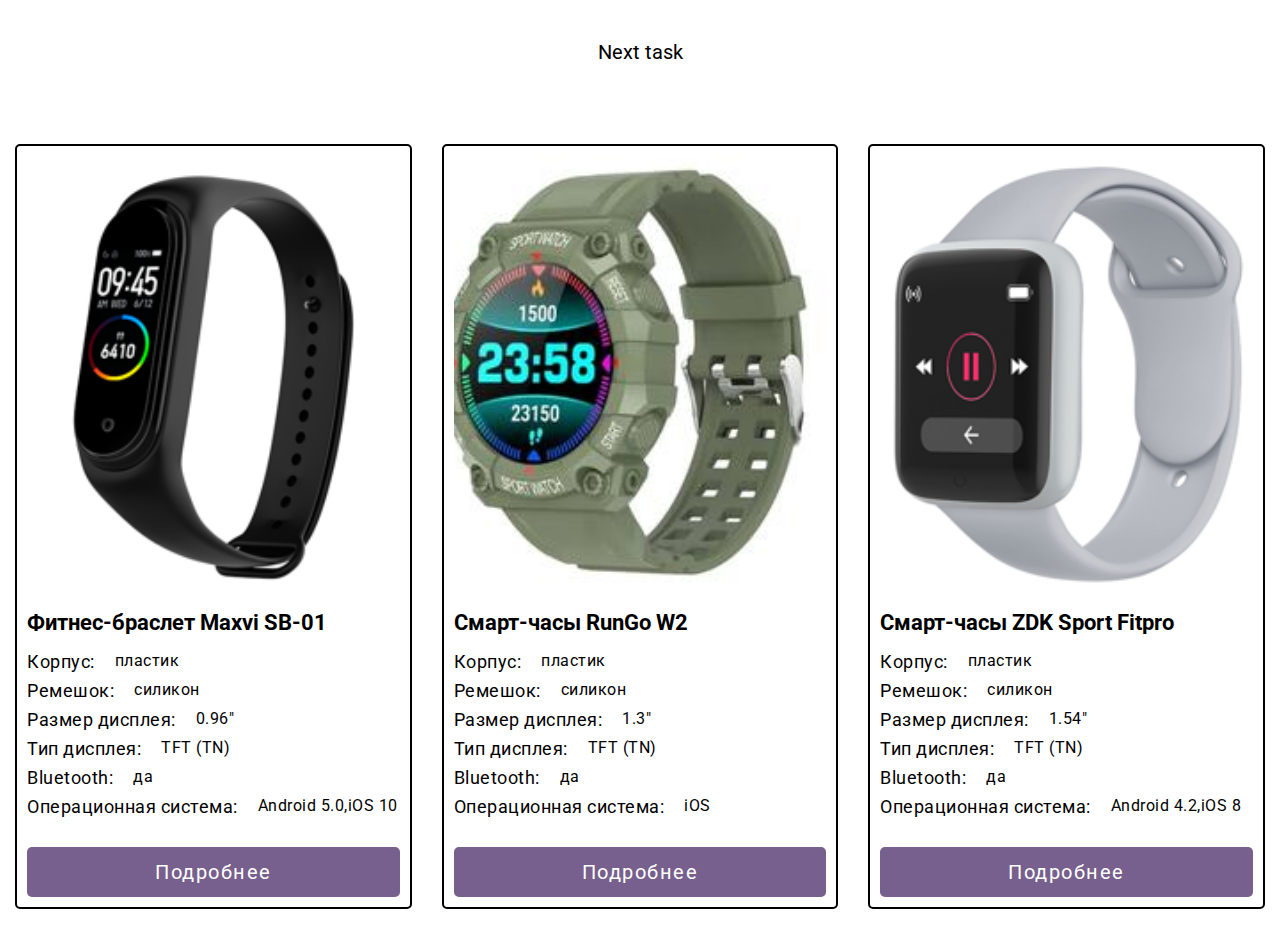
<file: index.html>
<!DOCTYPE html>
<html lang="en">
<head>
    <meta charset="UTF-8">
    <meta name="viewport" content="width=device-width, initial-scale=1.0">
    <title>Cards</title>
    <link rel="stylesheet" href="css/reset.css">
    <link rel="stylesheet" href="css/style.css">
</head>
<body>
    <div class="wrapper">
        <div class="container">
            <div class="links"><a href="task2.html" class="link">Next task</a></div>
            <div class="cards">
                <!-- <div class="card">
                    <div class="card__image"><img src="images/1.png" alt=""></div>
                    <div class="card__content">
                        <h4 class="card__title">Фитнес-браслет Maxvi SB-01</h4>
                        <ul class="card__specifications specifications-card">
                            <li class="specifications-card__corpus">Корпус:<span>пластик</span></li>
                            <li class="specifications-card__remen">Ремешок:<span>силикон</span></li>
                            <li class="specifications-card__display-size">Размер дисплея:<span>0.96"</span></li>
                            <li class="specifications-card__display-type">Тип дисплея:<span>TFT (TN)</span></li>
                            <li class="specifications-card__bluetooth">Bluetooth:<span>yes</span></li>
                            <li class="specifications-card__os">Операционная система:<span>Android 5.0 и выше, iOS 10 и выше</span></li>
                        </ul>
                    </div>
                    <button class="card__more">Подробнее</button>
                </div> -->
            </div>
        </div>
    </div>
    <script type="module" src="data/date.js"></script>
    <script type="module" src="js/app.js"></script>
</body>
</html>
</file>
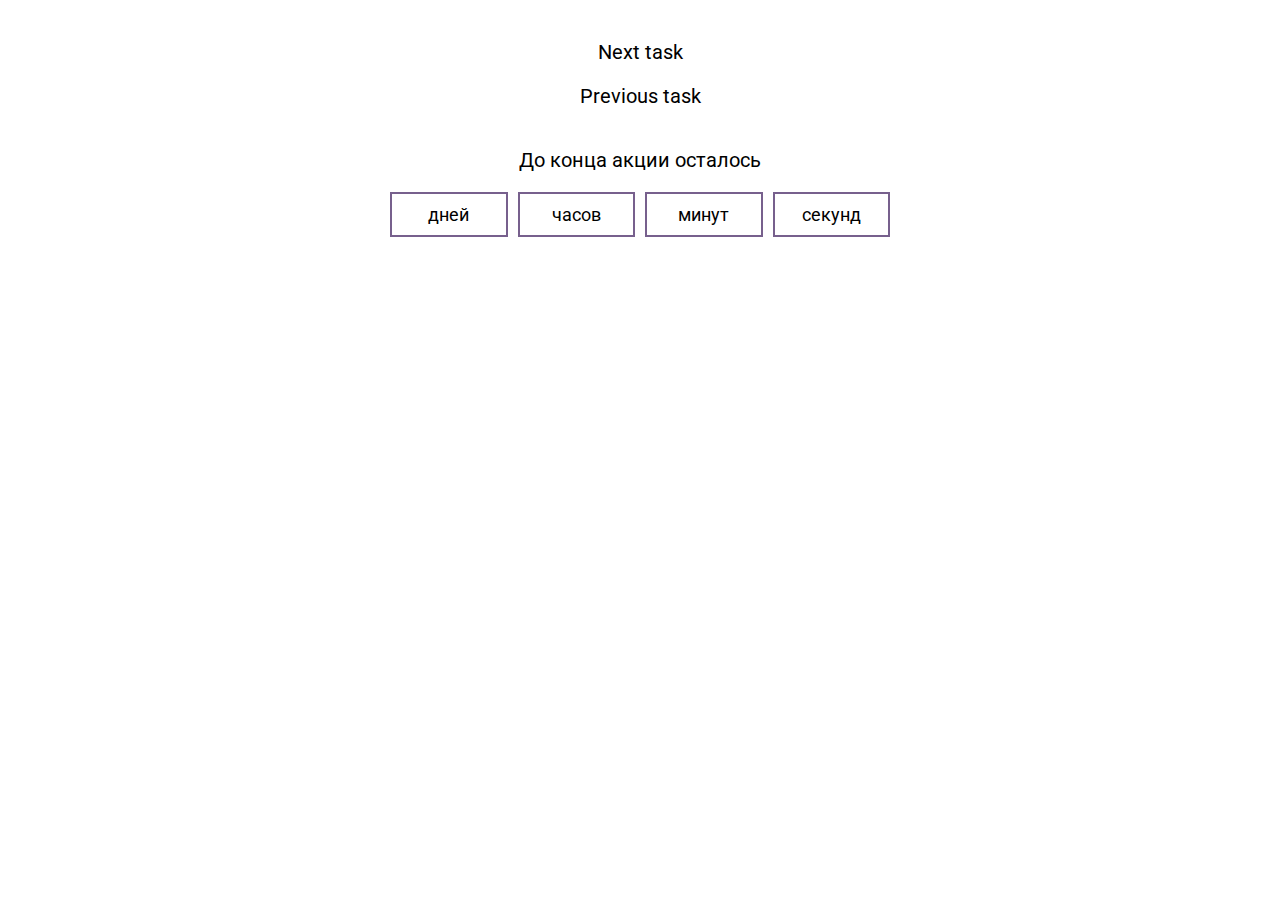
<file: task2.html>
<!DOCTYPE html>
<html lang="en">
<head>
    <meta charset="UTF-8">
    <meta name="viewport" content="width=device-width, initial-scale=1.0">
    <title>Watch</title>
    <link rel="stylesheet" href="css/reset.css">
    <link rel="stylesheet" href="css/style.css">
</head>
<body>
    <div class="wrapper">
        <div class="container">
            <div class="links">
                <a href="task3.html" class="link">Next task</a>
                <a href="#!" class="link link_prev">Previous task</a>
            </div>
            <div class="watch">
                <p>До конца акции осталось</p>
                <div class="watch__body">
                    <div class="watch__days"><span></span>дней</div>
                    <div class="watch__hours"><span></span>часов</div>
                    <div class="watch__minutes"><span></span>минут</div>
                    <div class="watch__seconds"><span></span>секунд</div>
                </div>
            </div>
        </div>
    </div>
    <script type="module" src="js/app.js"></script>
</body>
</html>
</file>
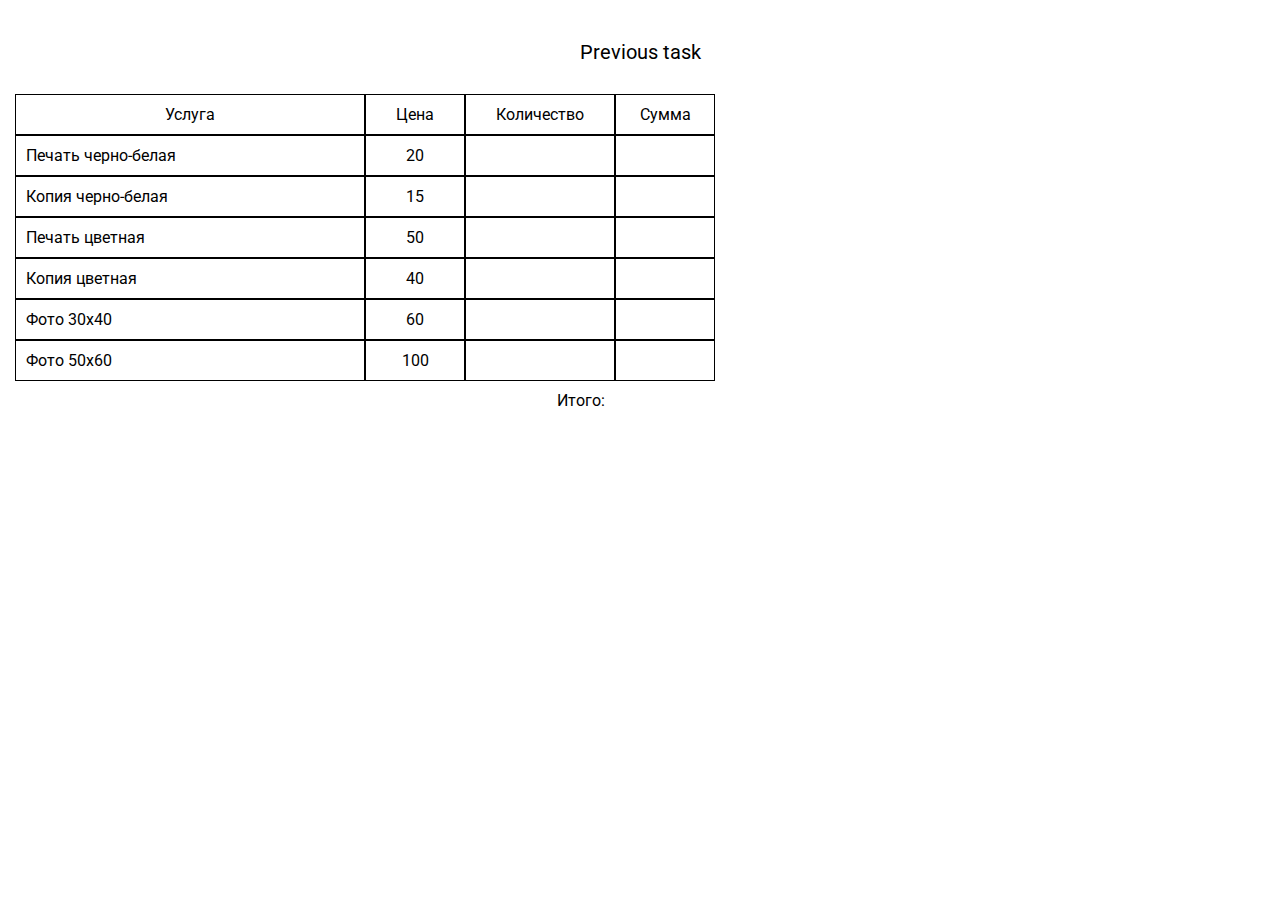
<file: task3.html>
<!DOCTYPE html>
<html lang="en">
<head>
    <meta charset="UTF-8">
    <meta name="viewport" content="width=device-width, initial-scale=1.0">
    <title>Calculator</title>
    <link rel="stylesheet" href="css/reset.css">
    <link rel="stylesheet" href="css/style.css">
</head>
<body>
    <div class="wrapper">
        <div class="container">
            <div class="links">
                <a href="#!" class="link link_prev">Previous task</a>
            </div>
            <div class="calculator">
                <div class="calculator__header">
                    <div class="calculator__title">Услуга</div>
                    <div class="calculator__title">Цена</div>
                    <div class="calculator__title">Количество</div>
                    <div class="calculator__title">Сумма</div>
                </div>
                <ul class="calculator__list list-calculator">
                    <!-- <li class="list-calculator__item">
                        <div class="list-calculator__title">Печать</div>
                        <div class="list-calculator__price">Печать</div>
                        <input class="list-calculator__input" type="number">
                        <div class="list-calculator__sum">Печать</div>
                    </li> -->
                </ul>
                <div class="calculator__total">Итого:<span></span></div>
            </div>
        </div>
    </div>
    <script type="module" src="data/date.js"></script>
    <script type="module" src="js/app.js"></script>
</body>
</html>
</file>
<file: css/style.css>
@import url("https://fonts.googleapis.com/css2?family=Roboto:wght@400;700&display=swap");
* {
  font-family: Roboto;
  font-weight: 400;
}

.wrapper {
  margin: 40px 0px;
}

.container {
  max-width: 1400px;
  margin: 0px auto;
  padding: 0px 15px;
}

.links {
  display: flex;
  flex-direction: column;
  gap: 20px;
  align-items: center;
}
.links:not(:last-child) {
  margin: 0px 0px 30px 0px;
}

.link {
  color: #000;
  font-size: 20px;
  display: flex;
  justify-content: center;
  position: relative;
  cursor: pointer;
}
.link::before {
  content: "";
  position: absolute;
  width: 0%;
  height: 2px;
  bottom: -2px;
  transition: all 0.4s ease 0s;
  background-color: #77608d;
}
@media (any-hover: hover) {
  .link:hover::before {
    width: 100%;
  }
}
.cards {
  padding-top: 50px;
  display: grid;
  grid-template-columns: repeat(auto-fill, minmax(300px, 1fr));
  gap: 30px;
}

.card {
  display: flex;
  flex-direction: column;
  gap: 10px;
  padding: 10px;
  border: 2px solid #000;
  border-radius: 5px;
}
.card__image {
  display: block;
  position: relative;
  aspect-ratio: 210/250;
}
.card__image img {
  position: absolute;
  width: 100%;
  height: 100%;
  top: 0;
  left: 0;
  -o-object-fit: cover;
     object-fit: cover;
}
.card__content {
  flex: 1 1 auto;
  display: flex;
  flex-direction: column;
}
.card__content:not(:last-child) {
  margin: 0px 0px 20px 0px;
}
.card__title {
  font-size: 22px;
  font-weight: 700;
  line-height: 120%;
  color: #000;
  transition: all 0.4s ease 0s;
}
.card__title:not(:last-child) {
  margin: 0px 0px 15px 0px;
}
@media (any-hover: hover) {
  .card__title:hover {
    text-decoration: underline;
  }
}
.card__more {
  display: inline-flex;
  align-items: center;
  justify-content: center;
  min-height: 50px;
  padding: 0px 30px;
  background-color: #77608d;
  border-radius: 5px;
  color: #fff;
  letter-spacing: 1.5px;
  font-size: 20px;
  transition: all 0.4s ease 0s;
}
@media (any-hover: hover) {
  .card__more:hover {
    background-color: #ab79da;
  }
}

.specifications-card {
  display: grid;
  gap: 8px;
  font-size: 18px;
  letter-spacing: 0.5px;
}
.specifications-card > * {
  display: flex;
  gap: 20px;
}
.specifications-card span {
  font-size: 16px;
}
.calculator {
  max-width: 700px;
  overflow: hidden;
  display: grid;
}
.calculator__header {
  display: grid;
  grid-template-columns: 1fr 100px 150px 100px;
}
.calculator__title {
  padding: 10px;
  border: 1px solid #000;
  text-align: center;
}
.calculator__total {
  padding: 10px;
  justify-self: end;
  display: flex;
  max-width: 200px;
  justify-content: space-between;
}
.calculator__total span {
  text-align: right;
  width: 100px;
}

.list-calculator__item {
  display: grid;
  grid-template-columns: 1fr 100px 150px 100px;
}
.list-calculator__item > * {
  padding: 10px;
  border: 1px solid #000;
}
.list-calculator__price {
  text-align: center;
}
.list-calculator__input {
  display: block;
  width: 100%;
  text-align: center;
}
.list-calculator__sum {
  text-align: center;
}

.watch {
  display: grid;
  justify-content: center;
  padding: 10px;
  gap: 20px;
}
.watch p {
  font-size: 20px;
  text-align: center;
}
.watch__body {
  min-width: 500px;
  display: grid;
  grid-template-columns: repeat(4, 1fr);
  gap: 10px;
}
.watch__body > * {
  text-align: center;
  font-size: 18px;
  padding: 10px;
  border: 2px solid #77608d;
}
.watch__body > * span {
  font-size: 20px;
  display: block;
}/*# sourceMappingURL=style.css.map */
</file>
